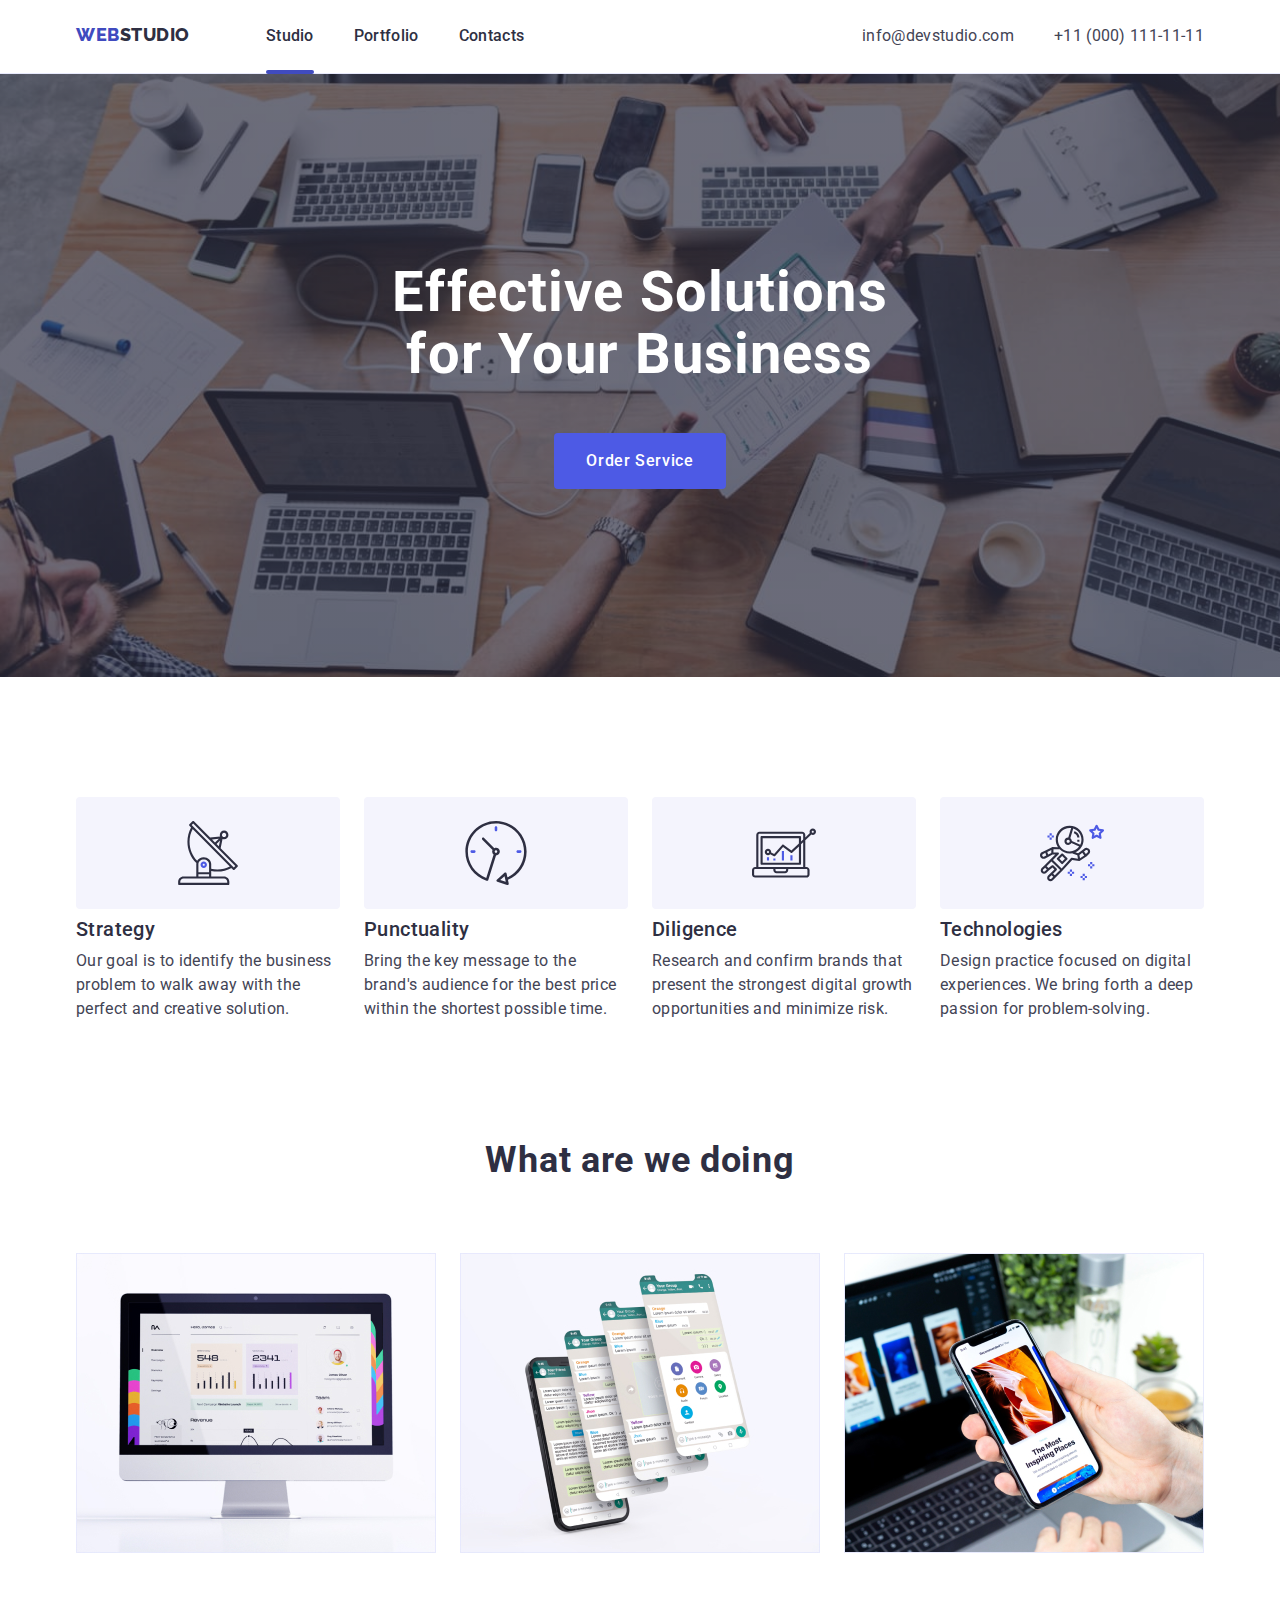
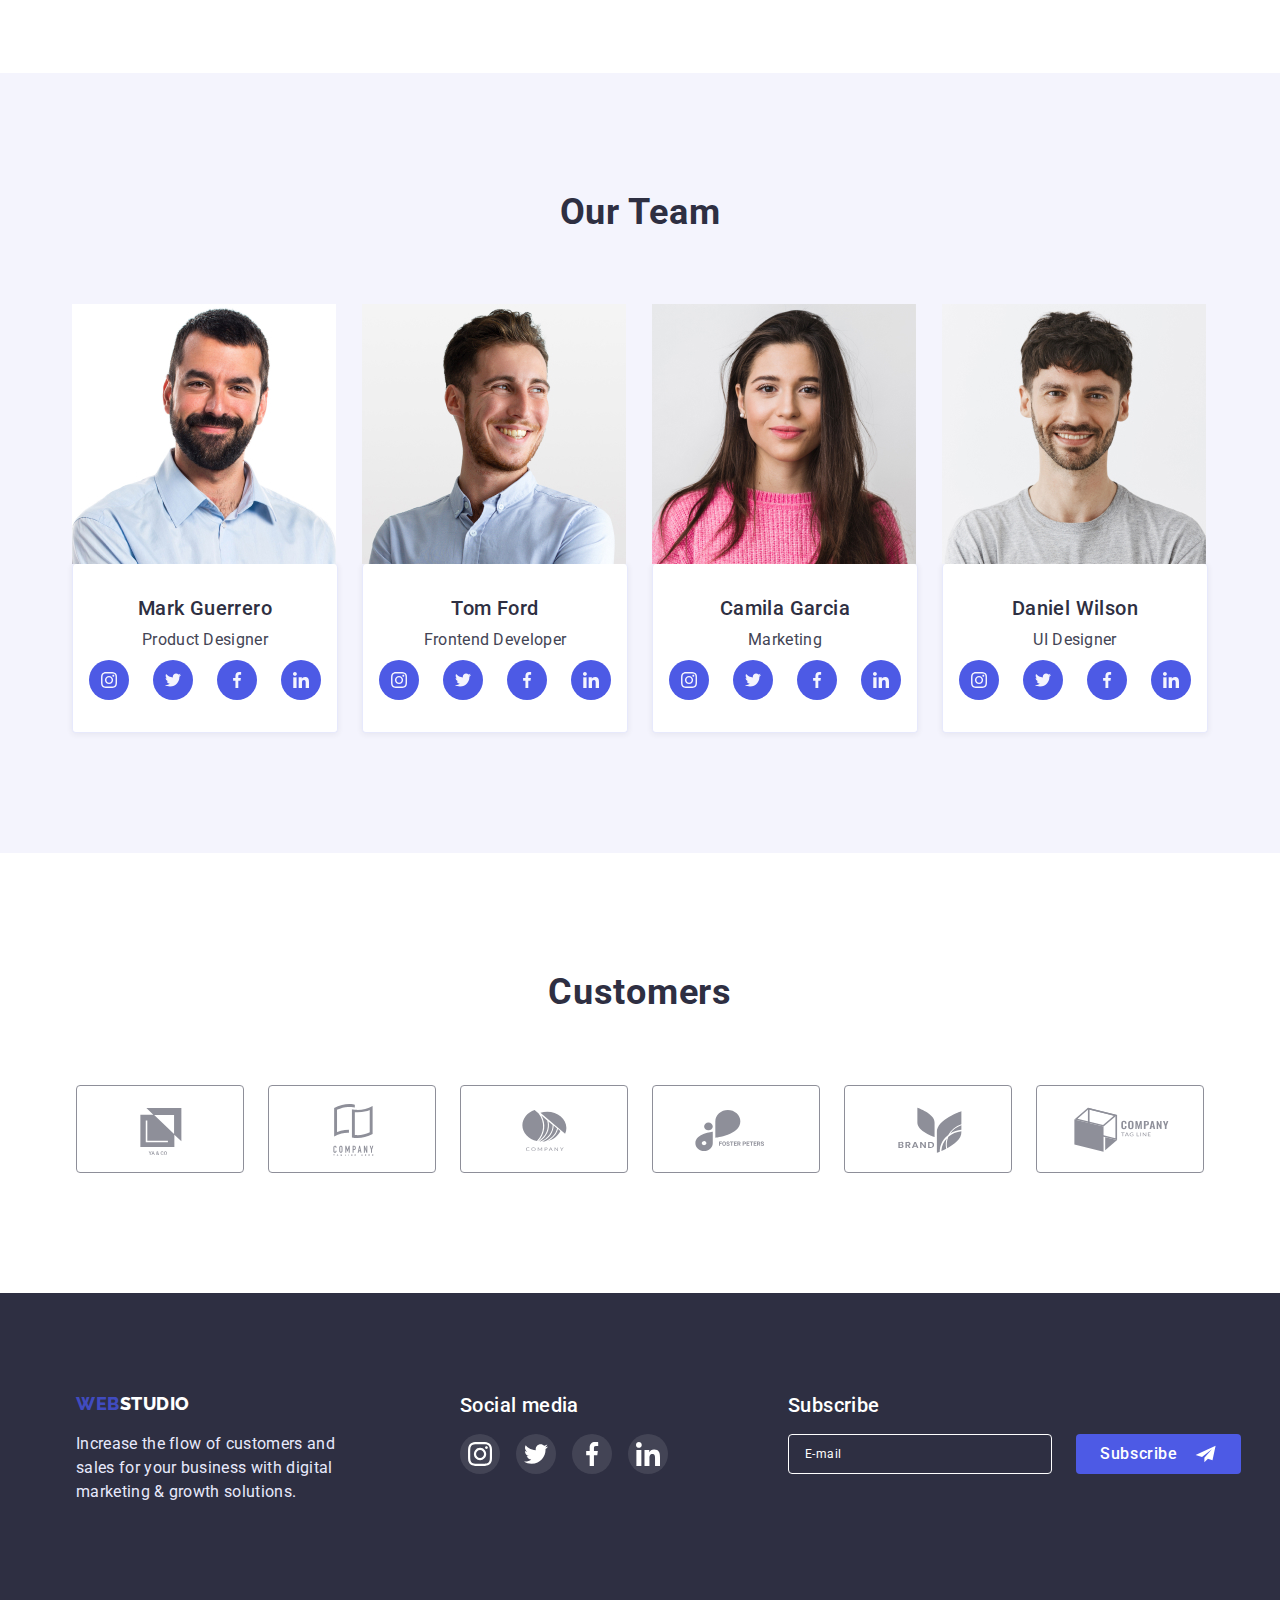
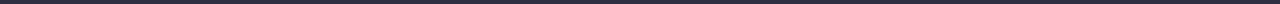
<file: index.html>
<!DOCTYPE html>
<html lang="en">
  <head>
    <meta charset="UTF-8" />
    <meta http-equiv="X-UA-Compatible" content="IE=edge" />
    <meta name="viewport" content="width=device-width, initial-scale=1.0" />
    <title>Document</title>
    <link rel="preconnect" href="https://fonts.googleapis.com" />
    <link rel="preconnect" href="https://fonts.gstatic.com" crossorigin />
    <link
      href="https://fonts.googleapis.com/css2?family=Raleway:wght@800&family=Roboto:wght@400;500;700&display=swap"
      rel="stylesheet"
    />
    <link
      rel="stylesheet"
      href="https://cdnjs.cloudflare.com/ajax/libs/modern-normalize/1.1.0/modern-normalize.min.css"
    />
    <link rel="stylesheet" href="./css/styles.css" />
  </head>

  <body>
    <!-- heder -->
    <header class="page-header box">
      <div class="container page-header-container">
        <nav class="page-nav">
          <a class="logo-left link" href="./index.html">
            Web<span class="logo-right">Studio</span>
          </a>
          <ul class="list">
            <li class="menu-item">
              <a class="menu-link link activ-menu-link" href="./index.html"
                >Studio</a
              >
            </li>
            <li class="menu-item">
              <a class="menu-link link" href="./portfolio.html"> Portfolio</a>
            </li>
            <li class="menu-item">
              <a class="menu-link link" href="">Contacts</a>
            </li>
          </ul>
        </nav>
        <address class="addres">
          <ul class="list">
            <li>
              <a
                class="contact-mail link menu-link"
                href="mailto:info@devstudio.com"
              >
                info@devstudio.com</a
              >
            </li>
            <li>
              <a class="contact-phone-number link" href="tel:+110001111111">
                +11 (000) 111-11-11</a
              >
            </li>
          </ul>
        </address>
      </div>
    </header>
    <!-- mein -->
    <main>
      <!--section1 hero -->
      <section class="hero-color">
        <h1 class="main-title">Effective Solutions for Your Business</h1>
        <button class="modal-btn" type="button" data-modal-open>
          Order Service
        </button>
      </section>
      <!-- section2 -->
      <section class="section">
        <div class="container">
          <h2 class="title-secondaru hide">Course goal</h2>
          <ul class="course list">
            <li>
              <div class="icon">
                <svg class="" width="64" height="64">
                  <use href="./images/sprite.svg#icon-antenna"></use>
                </svg>
              </div>
              <h3 class="title-third">Strategy</h3>
              <p class="text">
                Our goal is to identify the business problem to walk away with
                the perfect and creative solution.
              </p>
            </li>
            <li>
              <div class="icon">
                <svg class="" width="64" height="64">
                  <use href="./images/sprite.svg#icon-clock"></use>
                </svg>
              </div>
              <h3 class="title-third">Punctuality</h3>
              <p class="text">
                Bring the key message to the brand's audience for the best price
                within the shortest possible time.
              </p>
            </li>
            <li>
              <div class="icon">
                <svg class="" width="64" height="64">
                  <use href="./images/sprite.svg#icon-diagram"></use>
                </svg>
              </div>
              <h3 class="title-third">Diligence</h3>
              <p class="text">
                Research and confirm brands that present the strongest digital
                growth opportunities and minimize risk.
              </p>
            </li>
            <li>
              <div class="icon">
                <svg class="" width="64" height="64">
                  <use href="./images/sprite.svg#icon-astronaut"></use>
                </svg>
              </div>
              <h3 class="title-third">Technologies</h3>
              <p class="text">
                Design practice focused on digital experiences. We bring forth a
                deep passion for problem-solving.
              </p>
            </li>
          </ul>
        </div>
      </section>
      <!-- section3 -->
      <section class="what-are-we-doing-section section remove-retreat">
        <div class="container">
          <h2 class="title-secondaru">What are we doing</h2>
          <ul class="list">
            <li class="list-card">
              <img src="./images/icon1.jpg" alt="comp" width="360" />
            </li>
            <li class="list-card">
              <img src="./images/icon2.jpg" alt="phon" width="360" />
            </li>
            <li class="list-card">
              <img src="./images/icon3.jpg" alt="comp&phon" width="360" />
            </li>
          </ul>
        </div>
      </section>
      <!-- section4 -->
      <section class="section section-four hero-footer">
        <div class="container">
          <h2 class="title-secondaru">Our Team</h2>
          <ul class="list team">
            <li>
              <img src="./images/img1.jpg" alt="Mark Guerrero" width="264" />
              <div class="card-title container-shawod">
                <h3 class="title-third">Mark Guerrero</h3>
                <p class="text text-team">Product Designer</p>
                <ul class="social-list list">
                  <li class="social-list-item">
                    <a
                      href=""
                      class="social-list-link"
                      aria-label="linl-for-instsgram"
                      rel="noopener noreferer"
                      target="_blank"
                    >
                      <svg class="social-list-icon" width="16" height="16">
                        <use href="./images/sprite.svg#icon-instagram"></use>
                      </svg>
                    </a>
                  </li>
                  <li class="social-list-item">
                    <a
                      href=""
                      class="social-list-link"
                      aria-label="linl-for-twitter"
                      rel="noopener noreferer"
                      target="_blank"
                    >
                      <svg class="social-list-icon" width="16" height="16">
                        <use href="./images/sprite.svg#icon-twitter"></use>
                      </svg>
                    </a>
                  </li>
                  <li class="social-list-item">
                    <a
                      href=""
                      class="social-list-link"
                      aria-label="linl-for-facebook"
                      rel="noopener noreferer"
                      target="_blank"
                    >
                      <svg class="social-list-icon" width="16" height="16">
                        <use href="./images/sprite.svg#icon-facebook"></use>
                      </svg>
                    </a>
                  </li>
                  <li class="social-list-item">
                    <a
                      href=""
                      class="social-list-link"
                      aria-label="linl-for-linkedin"
                      rel="noopener noreferer"
                      target="_blank"
                    >
                      <svg class="social-list-icon" width="16" height="16">
                        <use href="./images/sprite.svg#icon-linkedin"></use>
                      </svg>
                    </a>
                  </li>
                </ul>
              </div>
            </li>
            <li>
              <img src="./images/img2.jpg" alt="Tom Ford" width="264" />
              <div class="container-shawod card-title">
                <h3 class="title-third">Tom Ford</h3>
                <p class="text text-team">Frontend Developer</p>
                <ul class="social-list list">
                  <li class="social-list-item">
                    <a
                      href=""
                      class="social-list-link"
                      aria-label="linl-for-instsgram"
                      rel="noopener noreferer"
                      target="_blank"
                    >
                      <svg class="social-list-icon" width="16" height="16">
                        <use href="./images/sprite.svg#icon-instagram"></use>
                      </svg>
                    </a>
                  </li>
                  <li class="social-list-item">
                    <a
                      href=""
                      class="social-list-link"
                      aria-label="linl-for-twitter"
                      rel="noopener noreferer"
                      target="_blank"
                    >
                      <svg class="social-list-icon" width="16" height="16">
                        <use href="./images/sprite.svg#icon-twitter"></use>
                      </svg>
                    </a>
                  </li>
                  <li class="social-list-item">
                    <a
                      href=""
                      class="social-list-link"
                      aria-label="linl-for-facebook"
                      rel="noopener noreferer"
                      target="_blank"
                    >
                      <svg class="social-list-icon" width="16" height="16">
                        <use href="./images/sprite.svg#icon-facebook"></use>
                      </svg>
                    </a>
                  </li>
                  <li class="social-list-item">
                    <a
                      href=""
                      class="social-list-link"
                      aria-label="linl-for-linkedin"
                      rel="noopener noreferer"
                      target="_blank"
                    >
                      <svg class="social-list-icon" width="16" height="16">
                        <use href="./images/sprite.svg#icon-linkedin"></use>
                      </svg>
                    </a>
                  </li>
                </ul>
              </div>
            </li>
            <li>
              <img src="./images/img3.jpg" alt="Camila Garcia" width="264" />
              <div class="container-shawod card-title">
                <h3 class="title-third">Camila Garcia</h3>
                <p class="text text-team">Marketing</p>
                <ul class="social-list list">
                  <li class="social-list-item">
                    <a
                      href=""
                      class="social-list-link"
                      aria-label="linl-for-instsgram"
                      rel="noopener noreferer"
                      target="_blank"
                    >
                      <svg class="social-list-icon" width="16" height="16">
                        <use href="./images/sprite.svg#icon-instagram"></use>
                      </svg>
                    </a>
                  </li>
                  <li class="social-list-item">
                    <a
                      href=""
                      class="social-list-link"
                      aria-label="linl-for-twitter"
                      rel="noopener noreferer"
                      target="_blank"
                    >
                      <svg class="social-list-icon" width="16" height="16">
                        <use href="./images/sprite.svg#icon-twitter"></use>
                      </svg>
                    </a>
                  </li>
                  <li class="social-list-item">
                    <a
                      href=""
                      class="social-list-link"
                      aria-label="linl-for-facebook"
                      rel="noopener noreferer"
                      target="_blank"
                    >
                      <svg class="social-list-icon" width="16" height="16">
                        <use href="./images/sprite.svg#icon-facebook"></use>
                      </svg>
                    </a>
                  </li>
                  <li class="social-list-item">
                    <a
                      href=""
                      class="social-list-link"
                      aria-label="linl-for-linkedin"
                      rel="noopener noreferer"
                      target="_blank"
                    >
                      <svg class="social-list-icon" width="16" height="16">
                        <use href="./images/sprite.svg#icon-linkedin"></use>
                      </svg>
                    </a>
                  </li>
                </ul>
              </div>
            </li>
            <li>
              <img src="./images/img4.jpg" alt="Daniel Wilson" width="264" />
              <div class="container-shawod card-title">
                <h3 class="title-third">Daniel Wilson</h3>
                <p class="text text-team">UI Designer</p>
                <ul class="social-list list">
                  <li class="social-list-item">
                    <a
                      href=""
                      class="social-list-link"
                      aria-label="linl-for-instsgram"
                      rel="noopener noreferer"
                      target="_blank"
                    >
                      <svg class="social-list-icon" width="16" height="16">
                        <use href="./images/sprite.svg#icon-instagram"></use>
                      </svg>
                    </a>
                  </li>
                  <li class="social-list-item">
                    <a
                      href=""
                      class="social-list-link"
                      aria-label="linl-for-twitter"
                      rel="noopener noreferer"
                      target="_blank"
                    >
                      <svg class="social-list-icon" width="16" height="16">
                        <use href="./images/sprite.svg#icon-twitter"></use>
                      </svg>
                    </a>
                  </li>
                  <li class="social-list-item">
                    <a
                      href=""
                      class="social-list-link"
                      aria-label="linl-for-facebook"
                      rel="noopener noreferer"
                      target="_blank"
                    >
                      <svg class="social-list-icon" width="16" height="16">
                        <use href="./images/sprite.svg#icon-facebook"></use>
                      </svg>
                    </a>
                  </li>
                  <li class="social-list-item">
                    <a
                      href=""
                      class="social-list-link"
                      aria-label="linl-for-linkedin"
                      rel="noopener noreferer"
                      target="_blank"
                    >
                      <svg class="social-list-icon" width="16" height="16">
                        <use href="./images/sprite.svg#icon-linkedin"></use>
                      </svg>
                    </a>
                  </li>
                </ul>
              </div>
              <!-- </div> -->
            </li>
          </ul>
        </div>
      </section>
      <!-- section5 -->
      <section class="section">
        <div class="container">
          <h2 class="title-fifth">Customers</h2>
          <ul class="company-list list">
            <li class="company-list-item">
              <a href="" class="company-list-link">
                <svg class="company-list-icon" width="104" height="56">
                  <use href="./images/sprite.svg#icon-logo"></use>
                </svg>
              </a>
            </li>
            <li class="company-list-item">
              <a href="" class="company-list-link">
                <svg class="company-list-icon" width="104" height="56">
                  <use href="./images/sprite.svg#icon-logo1"></use>
                </svg>
              </a>
            </li>
            <li class="company-list-item">
              <a href="" class="company-list-link">
                <svg class="company-list-icon" width="104" height="56">
                  <use href="./images/sprite.svg#icon-logo2"></use>
                </svg>
              </a>
            </li>
            <li class="company-list-item">
              <a href="" class="company-list-link">
                <svg class="company-list-icon" width="104" height="56">
                  <use href="./images/sprite.svg#icon-logo3"></use>
                </svg>
              </a>
            </li>
            <li class="company-list-item">
              <a href="" class="company-list-link">
                <svg class="company-list-icon" width="104" height="56">
                  <use href="./images/sprite.svg#icon-logo4"></use>
                </svg>
              </a>
            </li>
            <li class="company-list-item">
              <a href="" class="company-list-link">
                <svg class="company-list-icon" width="104" height="56">
                  <use href="./images/sprite.svg#icon-logo5"></use>
                </svg>
              </a>
            </li>
          </ul>
        </div>
      </section>
    </main>
    <!-- footer -->
    <footer class="footer">
      <div class="container container-footer">
        <div>
          <a class="logo-left link entrance" href="./index.html">
            Web<span class="logo-right-footer">Studio</span>
          </a>
          <p class="text-footer">
            Increase the flow of customers and sales for your business with
            digital marketing & growth solutions.
          </p>
        </div>
        <div class="footer-socil">
          <h3 class="title-third-footer">Social media</h3>
          <ul class="footer-social-list list-social">
            <li class="footer-social-list-item">
              <a href="" class="footer-social-list-link">
                <svg class="footer-social-list-icon" width="24" height="24">
                  <use href="./images/sprite.svg#icon-instagram"></use>
                </svg>
              </a>
            </li>
            <li class="footer-social-list-item">
              <a href="" class="footer-social-list-link">
                <svg class="footer-social-list-icon" width="24" height="24">
                  <use href="./images/sprite.svg#icon-twitter"></use>
                </svg>
              </a>
            </li>
            <li class="footer-social-list-item">
              <a href="" class="footer-social-list-link">
                <svg class="footer-social-list-icon" width="24" height="24">
                  <use href="./images/sprite.svg#icon-facebook"></use>
                </svg>
              </a>
            </li>
            <li class="footer-social-list-item">
              <a href="" class="footer-social-list-link">
                <svg class="footer-social-list-icon" width="24" height="24">
                  <use href="./images/sprite.svg#icon-linkedin"></use>
                </svg>
              </a>
            </li>
          </ul>
        </div>
        <div>
          <h3 class="title-third-footer">Subscribe</h3>
          <span class="mail-btn">
            <label class="modal-form-field">
              <span class="modal-form-input-wrapper open-form-input-desc">
                <input
                  type="email"
                  name="user-mail"
                  placeholder="E-mail"
                  class="modal-form-input-footer footer-br-mail modal-form-mail-footer"
                  required
                  pattern="5"
                />
              </span>
            </label>
            <button type="button" class="modal-btn-footer">
              Subscribe
              <svg class="footer-icon-telegr" width="24" height="20">
                <use href="./images/sprite.svg#icon-telegr-footer"></use>
              </svg>
            </button>
          </span>
        </div>
      </div>
    </footer>
    <!-- ================================================================backdrop================================ -->
    <!-- is-hidden -->
    <div class="backdrop is-hidden" data-modal>
      <div class="modal">
        <button type="button" class="modal-clase-btn" data-modal-close>
          <svg class="modal-close-btn-icon">
            <use
              href="./images/sprite.svg#icon-close-btn"
              width="8"
              hight="8"
            ></use>
          </svg>
        </button>
        <p class="title-backdrop">
          Leave your contacts and we will call you back
        </p>

        <form class="modal-form">
          <label class="modal-form-field">
            <span class="open-form-input-desc">Name</span>
            <span class="modal-form-input-wrapper">
              <input
                type="text"
                name="user-name"
                class="modal-form-input"
                required
                pattern="5"
              />
              <svg class="modal-form-imput-icon" width="18" height="24">
                <use href="./images/sprite.svg#icon-person-black"></use>
              </svg>
            </span>
          </label>
          <label class="modal-form-field">
            <span class="open-form-input-desc">Phone</span>
            <span class="modal-form-input-wrapper">
              <input
                type="tel"
                name="user-tel"
                class="modal-form-input"
                required
                pattern="5"
              />
              <svg class="modal-form-imput-icon" width="18" height="24">
                <use href="./images/sprite.svg#icon-phone-black"></use>
              </svg>
            </span>
          </label>
          <label class="modal-form-field">
            <span class="open-form-input-desc">Email</span>
            <span class="modal-form-input-wrapper">
              <input
                type="email"
                name="user-mail"
                class="modal-form-input"
                required
                pattern="5"
              />
              <svg class="modal-form-imput-icon" width="18" height="24">
                <use href="./images/sprite.svg#icon-email-black"></use>
              </svg>
            </span>
          </label>
          <label class="modal-form-field-checkbox">
            <span class="open-form-input-desc">Comment</span>
            <textarea
              name="user-massege"
              class="modal-form-message"
              placeholder="Text input"></textarea>
            </textarea>
          </label>
          <input
            id="user-polis"
            type="checkbox"
            class="modal-form-check visualiy-hidden"
          />

          <label for="user-polis" class="modal-form-check-desc">
            <span>
              I accept the terms and conditions of the
              <a href="">Privacy Policy </a>
            </span>
          </label>
          <button type="submit" class="modal-form-submit">Send</button>
        </form>
      </div>
    </div>
    <script src="./js/modal.js"></script>
  </body>
</html>
</file>
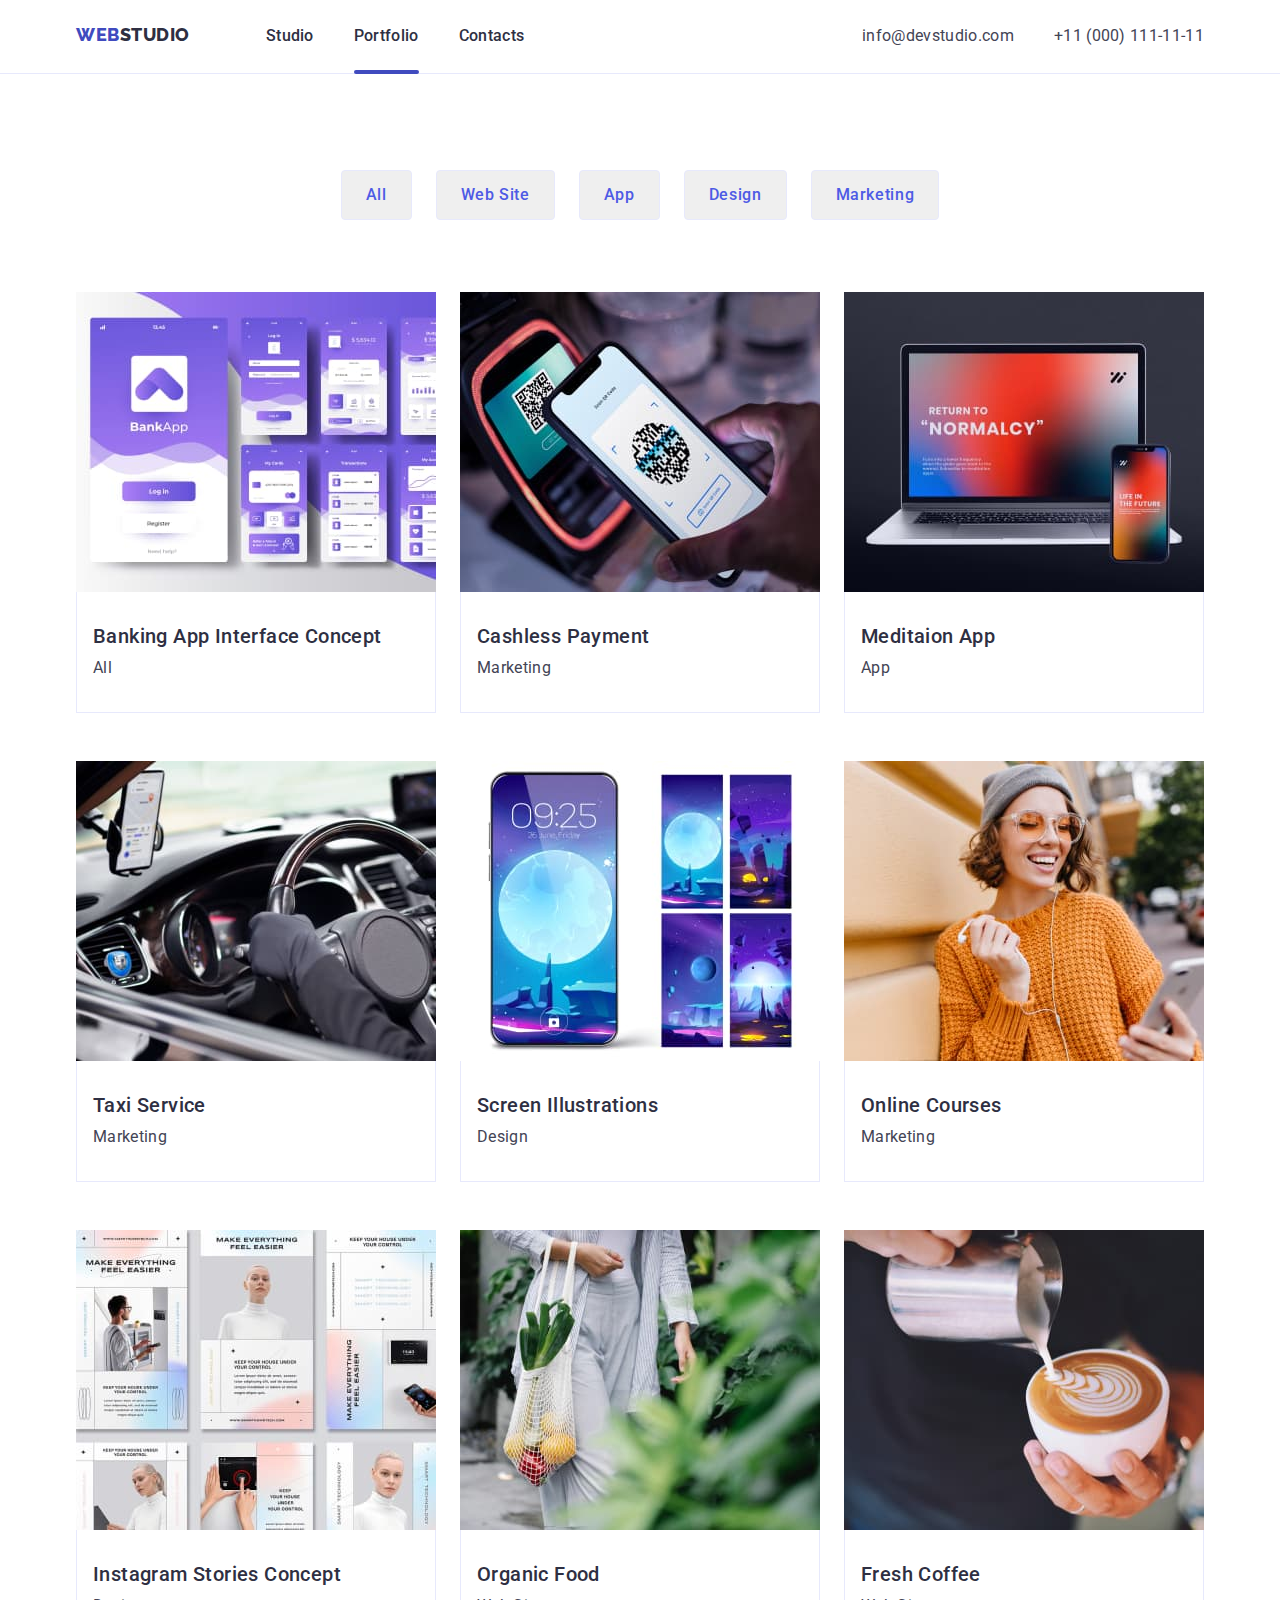
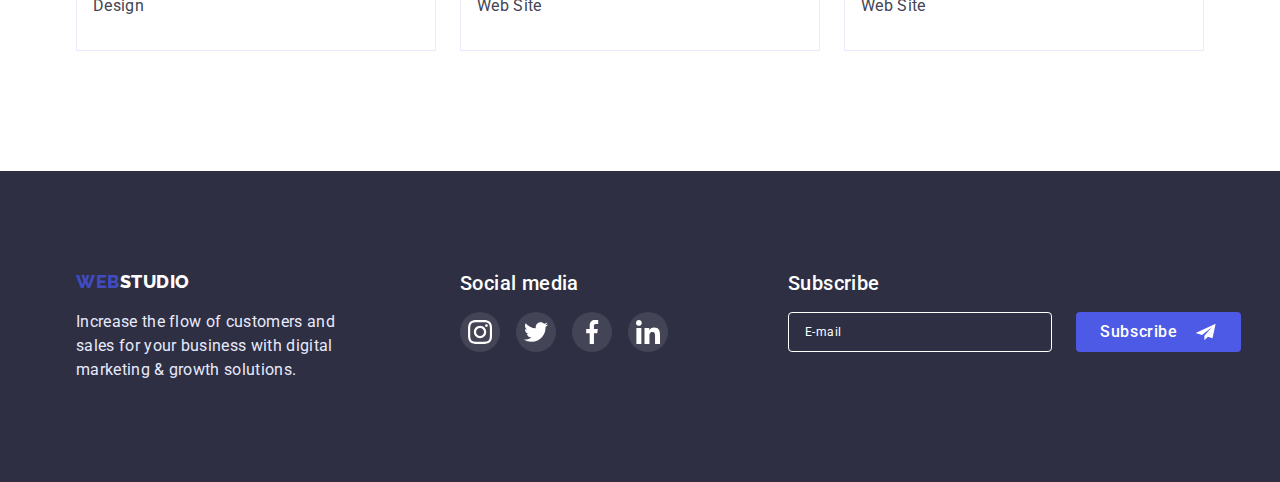
<file: portfolio.html>
<!DOCTYPE html>
<html lang="en">
  <head>
    <meta charset="UTF-8" />
    <meta http-equiv="X-UA-Compatible" content="IE=edge" />
    <meta name="viewport" content="width=device-width, initial-scale=1.0" />
    <title>Document</title>
    <link rel="preconnect" href="https://fonts.googleapis.com" />
    <link rel="preconnect" href="https://fonts.gstatic.com" crossorigin />
    <link
      href="https://fonts.googleapis.com/css2?family=Raleway:wght@800&family=Roboto:wght@400;500;700&display=swap"
      rel="stylesheet"
    />
    <link
      rel="stylesheet"
      href="https://cdnjs.cloudflare.com/ajax/libs/modern-normalize/1.1.0/modern-normalize.min.css"
    />
    <link rel="stylesheet" href="./css/styles.css" />
  </head>

  <body>
    <!-- heder -->
    <header class="page-header box">
      <div class="container page-header-container">
        <nav class="page-nav">
          <a class="logo-left link" href="./index.html">
            Web<span class="logo-right">Studio</span>
          </a>
          <ul class="list">
            <li class="menu-item">
              <a class="menu-link link" href="./index.html">Studio</a>
            </li>
            <li class="menu-item">
              <a class="menu-link link activ-menu-link" href="./portfolio.html">
                Portfolio</a
              >
            </li>
            <li class="menu-item">
              <a class="menu-link link" href="">Contacts</a>
            </li>
          </ul>
        </nav>
        <address class="addres">
          <ul class="list">
            <li>
              <a
                class="contact-mail link menu-link"
                href="mailto:info@devstudio.com"
              >
                info@devstudio.com</a
              >
            </li>
            <li>
              <a class="contact-phone-number link" href="tel:+110001111111">
                +11 (000) 111-11-11</a
              >
            </li>
          </ul>
        </address>
      </div>
    </header>
    <main>
      <section class="portfolio-img-pad">
        <div class="container">
          <h1 class="hide">Navigation to page</h1>
          <ul class="list wrapper-btn">
            <li class="btn-padding">
              <button class="link struktur-link" type="button" href="#all">
                All
              </button>
            </li>
            <li class="btn-padding">
              <button class="link struktur-link" type="button" href="#web-site">
                Web Site
              </button>
            </li>
            <li class="btn-padding">
              <button class="link struktur-link" type="button" href="#app">
                App
              </button>
            </li>
            <li class="btn-padding">
              <button class="link struktur-link" type="button" href="#design">
                Design
              </button>
            </li>
            <li class="btn-padding">
              <button
                class="link struktur-link"
                type="button"
                href="#marketing"
              >
                Marketing
              </button>
            </li>
          </ul>
          <ul class="list portfolio-card">
            <li class="list-card-portfolio">
              <a href="" class="card link">
                <div class="team-list-img-wrapper">
                  <img
                    src="./images/portfolio/banking-app-interface-concept.jpg"
                    alt="banking-app-interface-concept"
                    width="360"
                  />
                  <p class="overlay">
                    14 Stylish and User-Friendly App Design Concepts · Task
                    Manager App · Calorie Tracker App · Exotic Fruit Ecommerce
                    App · Cloud Storage App
                  </p>
                </div>

                <div class="portfolio-card-content-wrapper">
                  <h2 class="title-two" id="all">
                    Banking App Interface Concept
                  </h2>
                  <p class="text text-card">All</p>
                </div></a
              >
            </li>
            <li class="list-card-portfolio">
              <a href="" class="card link">
                <div class="team-list-img-wrapper">
                  <img
                    src="./images/portfolio/cashless-payment.jpg"
                    alt="cashless-payment"
                    width="360"
                  />
                  <p class="overlay">
                    14 Stylish and User-Friendly App Design Concepts · Task
                    Manager App · Calorie Tracker App · Exotic Fruit Ecommerce
                    App · Cloud Storage App
                  </p>
                </div>

                <div class="portfolio-card-content-wrapper">
                  <h2 id="marketing" class="title-two">Cashless Payment</h2>
                  <p class="text text-card">Marketing</p>
                </div>
              </a>
            </li>
            <li class="list-card-portfolio">
              <a href="" class="card link">
                <div class="team-list-img-wrapper">
                  <img
                    src="./images/portfolio/meditaion-app.jpg"
                    alt="meditaion-app"
                    width="360"
                  />
                  <p class="overlay">
                    14 Stylish and User-Friendly App Design Concepts · Task
                    Manager App · Calorie Tracker App · Exotic Fruit Ecommerce
                    App · Cloud Storage App
                  </p>
                </div>
                <div class="portfolio-card-content-wrapper">
                  <h2 class="title-two" id="app">Meditaion App</h2>
                  <p class="text text-card">App</p>
                </div>
              </a>
            </li>
            <li class="list-card-portfolio">
              <a href="" class="card link">
                <div class="team-list-img-wrapper">
                  <img
                    src="./images/portfolio/taxiservice.jpg"
                    alt="taxiservice"
                    width="360"
                  />
                  <p class="overlay">
                    14 Stylish and User-Friendly App Design Concepts · Task
                    Manager App · Calorie Tracker App · Exotic Fruit Ecommerce
                    App · Cloud Storage App
                  </p>
                </div>
                <div class="portfolio-card-content-wrapper">
                  <h2 class="title-two" id="app">Taxi Service</h2>
                  <p class="text text-card">Marketing</p>
                </div>
              </a>
            </li>
            <li class="list-card-portfolio">
              <a href="" class="card link">
                <div class="team-list-img-wrapper">
                  <img
                    src="./images/portfolio/screen-illustrations.jpg"
                    alt="screen-illustrations"
                    width="360"
                  />
                  <p class="overlay">
                    14 Stylish and User-Friendly App Design Concepts · Task
                    Manager App · Calorie Tracker App · Exotic Fruit Ecommerce
                    App · Cloud Storage App
                  </p>
                </div>
                <div class="portfolio-card-content-wrapper">
                  <h2 class="title-two" id="design">Screen Illustrations</h2>
                  <p class="text text-card">Design</p>
                </div>
              </a>
            </li>
            <li class="list-card-portfolio">
              <a href="" class="card link">
                <div class="team-list-img-wrapper">
                  <img
                    src="./images/portfolio/online-courses.jpg"
                    alt="online-courses"
                    width="360"
                  />
                  <p class="overlay">
                    14 Stylish and User-Friendly App Design Concepts · Task
                    Manager App · Calorie Tracker App · Exotic Fruit Ecommerce
                    App · Cloud Storage App
                  </p>
                </div>
                <div class="portfolio-card-content-wrapper">
                  <h2 class="title-two" id="marketing">Online Courses</h2>
                  <p class="text text-card">Marketing</p>
                </div>
              </a>
            </li>
            <li class="list-card-portfolio">
              <a href="" class="card link">
                <div class="team-list-img-wrapper">
                  <img
                    src="./images/portfolio/instagram-stories-concept.jpg"
                    alt="instagram-stories-concept"
                    width="360"
                  />
                  <p class="overlay">
                    14 Stylish and User-Friendly App Design Concepts · Task
                    Manager App · Calorie Tracker App · Exotic Fruit Ecommerce
                    App · Cloud Storage App
                  </p>
                </div>
                <div class="portfolio-card-content-wrapper">
                  <h2 class="title-two" id="design">
                    Instagram Stories Concept
                  </h2>
                  <p class="text text-card">Design</p>
                </div>
              </a>
            </li>
            <li class="list-card-portfolio">
              <a href="" class="card link">
                <div class="team-list-img-wrapper">
                  <img
                    src="./images/portfolio/organic-food.jpg"
                    alt="organic-food"
                    width="360"
                  />
                  <p class="overlay">
                    14 Stylish and User-Friendly App Design Concepts · Task
                    Manager App · Calorie Tracker App · Exotic Fruit Ecommerce
                    App · Cloud Storage App
                  </p>
                </div>
                <div class="portfolio-card-content-wrapper">
                  <h2 class="title-two" id="web-site">Organic Food</h2>
                  <p class="text text-card">Web Site</p>
                </div>
              </a>
            </li>
            <li class="list-card-portfolio">
              <a href="" class="card link">
                <div class="team-list-img-wrapper">
                  <img
                    src="./images/portfolio/fresh-coffee.jpg"
                    alt="fresh-coffee"
                    width="360"
                  />
                  <p class="overlay">
                    14 Stylish and User-Friendly App Design Concepts · Task
                    Manager App · Calorie Tracker App · Exotic Fruit Ecommerce
                    App · Cloud Storage App
                  </p>
                </div>
                <div class="portfolio-card-content-wrapper">
                  <h2 class="title-two" id="web-site">Fresh Coffee</h2>
                  <p class="text text-card">Web Site</p>
                </div>
              </a>
            </li>
          </ul>
        </div>
      </section>
    </main>
    <footer class="footer">
      <div class="container container-footer">
        <div>
          <a class="logo-left link entrance" href="./index.html">
            Web<span class="logo-right-footer">Studio</span>
          </a>
          <p class="text-footer">
            Increase the flow of customers and sales for your business with
            digital marketing & growth solutions.
          </p>
        </div>
        <div class="footer-socil">
          <h3 class="title-third-footer">Social media</h3>
          <ul class="footer-social-list list-social">
            <li class="footer-social-list-item">
              <a href="" class="footer-social-list-link">
                <svg class="footer-social-list-icon" width="24" height="24">
                  <use href="./images/sprite.svg#icon-instagram"></use>
                </svg>
              </a>
            </li>
            <li class="footer-social-list-item">
              <a href="" class="footer-social-list-link">
                <svg class="footer-social-list-icon" width="24" height="24">
                  <use href="./images/sprite.svg#icon-twitter"></use>
                </svg>
              </a>
            </li>
            <li class="footer-social-list-item">
              <a href="" class="footer-social-list-link">
                <svg class="footer-social-list-icon" width="24" height="24">
                  <use href="./images/sprite.svg#icon-facebook"></use>
                </svg>
              </a>
            </li>
            <li class="footer-social-list-item">
              <a href="" class="footer-social-list-link">
                <svg class="footer-social-list-icon" width="24" height="24">
                  <use href="./images/sprite.svg#icon-linkedin"></use>
                </svg>
              </a>
            </li>
          </ul>
        </div>
        <div>
          <h3 class="title-third-footer">Subscribe</h3>
          <span class="mail-btn">
            <label class="modal-form-field">
              <span class="modal-form-input-wrapper open-form-input-desc">
                <input
                  type="email"
                  name="user-mail"
                  placeholder="E-mail"
                  class="modal-form-input-footer footer-br-mail modal-form-mail-footer"
                  required
                  pattern="5"
                />
              </span>
            </label>
            <button type="button" class="modal-btn-footer">
              Subscribe
              <svg class="footer-icon-telegr" width="24" height="20">
                <use href="./images/sprite.svg#icon-telegr-footer"></use>
              </svg>
            </button>
          </span>
        </div>
      </div>
    </footer>
  </body>
</html>
</file>
<file: css/styles.css>
:root {
  --primaru-brand-color: #4d5ae5;
  --subtle-text: #8e8f99;
  --pressed-state-color: #404bbf;
  --dark-color: #2e2f42;
  --text-color: #434455;
  --text-footer-color: #e7e9fc;
  --subtle-text-color: #ffffff;
  --light-color: #f4f4fd;
  --success-color: #31d0aa;
  --timing-function: cubic-bezier(0.4, 0, 0.2, 1);
}

html {
  box-sizing: border-box;
}
*,
*::before,
*::after {
  box-sizing: inherit;
}

/*=================================================скидання базових стилів============================================= */
.link {
  text-decoration: none;
}

.list {
  list-style: none;
  display: flex;
  justify-content: center;
}

button {
  cursor: pointer;
}

h1,
h2,
h3,
h4,
p {
  margin-top: 0;
  margin-bottom: 0;
}
ul,
ol {
  margin-top: 0;
  margin-bottom: 0;
  padding-left: 0;
}
img {
  display: block;
  max-width: 100%;
  height: auto;
}

/*===================================================== hader===================================================== */

/* nav */

.section {
  padding-top: 120px;
  padding-bottom: 120px;
}
.visualiy-hidden {
  position: absolute;
  width: 1px;
  height: 1px;
  margin: -1px;
  padding: 0;
  overflow: hidden;
  border: 0;
  clip: rect(0 0 0 0);
}
.container {
  width: 1158px;
  margin-left: auto;
  margin-right: auto;
  padding-left: 15px;
  padding-right: 15px;
}

.page-header {
  padding-top: 24px;
}
.page-header-container {
  display: flex;
}
.box {
  border-bottom: 1px solid var(--text-footer-color);
  padding-bottom: 25px;
}
.page-nav {
  display: flex;
}

.logo-right {
  margin-right: 76px;
}

.menu-item:not(:last-child) {
  margin-right: 40px;
}

.text {
  font-family: "Roboto", "sens-serif";
  font-size: 16px;
  line-height: 1.5;
  letter-spacing: 0.02em;
  color: var(--text-color);
}

.logo-left {
  font-family: "Raleway", "sens-serif";
  font-weight: 800;
  font-size: 18px;
  line-height: 1.2;
  letter-spacing: 0.03em;
  color: var(--pressed-state-color);
  text-transform: uppercase;
}

.logo-right {
  font-family: "Raleway", "sens-serif";
  font-weight: 800;
  font-size: 18px;
  line-height: 1.2;
  letter-spacing: 0.03em;
  color: var(--dark-color);
}

.menu-link {
  font-family: "Roboto", "sens-serif";
  font-weight: 500;
  font-size: 16px;
  line-height: 1.5;
  letter-spacing: 0.02em;
  color: var(--dark-color);
  padding: 29px 0;
  transition: color 250ms var(--timing-function);
}

.menu-link:hover,
.menu-link:focus {
  color: var(--pressed-state-color);
}

.activ-menu-link {
  position: relative;
}

.activ-menu-link::after {
  position: absolute;
  display: block;
  left: 0;
  bottom: 0;
  content: "";
  margin: auto;
  width: 100%;
  height: 4px;
  border-radius: 2px;
  background-color: var(--pressed-state-color);
  transition: width 250ms var(--timing-function);
}

/* =====================================================adress===================================================== */
.addres {
  margin-left: auto;
}

.contact-mail {
  font-family: "Roboto", "sens-serif";
  font-style: normal;
  font-weight: 400;
  font-size: 16px;
  line-height: 1.5;
  letter-spacing: 0.02em;
  color: var(--text-color);
  margin-left: auto;
  margin-right: 40px;
}

.contact-phone-number {
  font-family: "Roboto", "sens-serif";
  font-style: normal;
  font-weight: 400;
  font-size: 16px;
  line-height: 1.5;
  letter-spacing: 0.02em;
  color: var(--text-color);
}

/*===================================================== section 1 hero =====================================================*/
.hero-color {
  background-image: linear-gradient(
      rgba(46, 47, 66, 0.7),
      rgba(46, 47, 66, 0.7)
    ),
    url(../images/icons/people-office.jpg);
  background-size: cover;
  text-align: center;
  background-color: var(--dark-color);
  margin-left: auto;
  margin-right: auto;
  padding-top: 188px;
  padding-bottom: 188px;
  padding-left: 0;
  padding-right: 0;
  max-width: 1440px;
}
.main-title {
  font-family: "Roboto", "sens-serif";
  font-weight: 700;
  font-size: 56px;
  line-height: 1.1;
  letter-spacing: 0.02em;
  color: var(--subtle-text-color);
  max-width: 496px;
  margin-left: auto;
  margin-right: auto;
}

.modal-btn {
  display: inline-block;
  padding: 16px 32px;
  border: 1px;
  border-radius: 4px;
  font-family: "Roboto", "sens-serif";
  font-weight: 500;
  font-size: 16px;
  line-height: 1.5;
  letter-spacing: 0.04em;
  color: var(--subtle-text-color);
  transition: background-color 250ms var(--timing-function);
  background-color: var(--primaru-brand-color);
  margin-top: 48px;
}

.modal-btn:hover,
.modal-btn:focus {
  background-color: var(--pressed-state-color);
}

/* =====================================================section 2 =====================================================*/
.icon {
  display: flex;
  justify-content: center;
  align-items: center;
  margin-bottom: 8px;
  width: 264px;
  height: 112px;
  background-color: var(--light-color);
  border-radius: 4px;
}
.hide {
  display: none;
}
.course {
  column-gap: 24px;
}
.title-secondaru {
  text-align: center;
  font-family: "Roboto", "sens-serif";
  font-weight: 700;
  font-size: 36px;
  line-height: 1.1;
  letter-spacing: 0.02em;
  color: var(--dark-color);
  margin-bottom: 72px;
}

/* =====================================================section 3 =====================================================*/

.title-third {
  margin-bottom: 8px;
  font-family: "Roboto", "sens-serif";
  font-weight: 500;
  font-size: 20px;
  line-height: 1.2;
  letter-spacing: 0.02em;
  color: var(--dark-color);
}

.remove-retreat {
  padding-top: 0;
}

.what-are-we-doing-section {
  background-color: var(--subtle-text-color);
}
.list-card:not(:nth-child(3n)) {
  margin-right: 24px;
  flex-basis: calc((100%-2 * 24px) / 3);
}

/* =====================================================section 4 =====================================================*/
.text-team {
  margin-bottom: 8px;
}
.section-four {
  background-color: var(--light-color);
  margin-left: auto;
  margin-right: auto;
}

.social-list-link {
  display: flex;
  justify-content: center;
  align-items: center;
  width: 40px;
  height: 40px;
  border-radius: 50%;
  background-color: var(--primaru-brand-color);
  transition: background-color 250ms var(--timing-function);
}
.social-list {
  display: flex;
  gap: 24px;
}
.social-list-icon {
  fill: var(--light-color);
}
.social-list-link:hover,
.social-list-link:focus {
  background-color: var(--pressed-state-color);
}

.team {
  column-gap: 24px;
  flex-basis: calc((100%-2 * 24px) / 4);
}

.container-shawod {
  padding-bottom: 32px;
  border: 1px solid var(--text-footer-color);
  border-radius: 4px;
  border-top: 0px;
  padding-top: 32px;
  background-color: var(--subtle-text-color);
  padding-left: 16px;
  padding-right: 16px;
  box-shadow: 0 2px 1px 0 rgba(46, 47, 66, 0.08);
  box-shadow: 0 1px 1px 0 rgba(46, 47, 66, 0.16);
  box-shadow: 0 1px 6px 0 rgba(46, 47, 66, 0.08);
}
/* =====================================================section 5=====================================================*/
.title-fifth {
  text-align: center;
  font-family: "Roboto", "sens-serif";
  font-weight: 700;
  font-size: 36px;
  line-height: 1.1;
  letter-spacing: 0.02em;
  color: var(--dark-color);
  margin-bottom: 72px;
}
.company-list {
  display: flex;
  gap: 24px;
}
.company-list-icon {
  transition: fill 250ms var(--timing-function);
  fill: var(--subtle-text);
}

.company-list-link {
  display: flex;
  justify-content: center;
  align-items: center;
  width: 168px;
  height: 88px;
  transition: border-color 250ms var(--timing-function);
  border: 1px solid var(--subtle-text);
  border-radius: 4px;
}

.company-list-link:hover,
.company-list-link:focus {
  border-color: var(--pressed-state-color);
}
.company-list-link:hover .company-list-icon,
.company-list-link:focus .company-list-icon {
  fill: var(--pressed-state-color);
}
/* =====================================================footer =====================================================*/

.text-footer {
  font-family: "Roboto", "sens-serif";
  font-weight: 400;
  font-size: 16px;
  line-height: 1.5;
  letter-spacing: 0.02em;
  color: var(--text-footer-color);
  width: 264px;
}

.title-third-footer {
  margin-bottom: 17px;
  font-family: "Roboto", "sens-serif";
  font-weight: 500;
  font-size: 20px;
  line-height: 1.2;
  letter-spacing: 0.02em;
  color: var(--subtle-text-color);
}

.list-social {
  list-style: none;
}
.footer-social-list-link {
  display: flex;
  justify-content: center;
  align-items: center;
  width: 40px;
  height: 40px;
  border-radius: 50%;
  transition: background-color 250ms var(--timing-function);
  background-color: rgba(255, 255, 255, 0.1);
}
.footer-social-list-icon {
  fill: var(--subtle-text-color);
}

.container-footer {
  display: flex;
  gap: 120px;
}
.footer-social-list-link:hover,
.footer-social-list-link:focus {
  background-color: var(--success-color);
}
.text-footer-socil {
  font-family: "Roboto", "sens-serif";
  font-weight: 500;
  font-size: 16px;
  line-height: 1.5%;
  letter-spacing: 0.02em;
  color: var(--subtle-text-color);
  margin-bottom: 17px;
}

.footer-socil {
  display: block;
}
.footer-social-list {
  display: flex;
  gap: 16px;
}
.entrance {
  margin-bottom: 17px;
  display: block;
}

.logo-right-footer {
  color: var(--subtle-text-color);
}

.footer {
  display: flex;
  background-color: var(--dark-color);
  padding-top: 100px;
  padding-bottom: 100px;
  align-items: baseline;
}
.modal-form-input-footer {
  width: 264px;
  height: 40px;
  outline: none;
  border-radius: 4px;
  padding: 8px 16px;
  border: 1px solid var(--subtle-text-color);
  /* transition: border-color 250ms var(--timing-function); */
}
.footer-br-mail {
  background-color: var(--dark-color);
}
.modal-form-mail-footer::placeholder {
  font-family: "Roboto";
  font-weight: 400;
  font-size: 12px;
  line-height: 1.2;
  letter-spacing: 0.04em;
  color: var(--subtle-text-color);
}
.modal-form-mail-footer {
  font-family: "Roboto";
  font-weight: 400;
  font-size: 12px;
  line-height: 1.2;
  letter-spacing: 0.04em;
  color: var(--subtle-text-color);
}

.mail-btn {
  display: flex;
  gap: 24px;
}

.modal-btn-footer {
  display: flex;
  justify-content: center;
  align-items: center;
  width: 165px;
  height: 40px;
  padding: 8px 24px;
  border: 1px;
  border-radius: 4px;
  font-family: "Roboto", "sens-serif";
  font-weight: 500;
  font-size: 16px;
  line-height: 1.5;
  letter-spacing: 0.04em;
  color: var(--subtle-text-color);
  transition: background-color 250ms var(--timing-function);
  background-color: var(--primaru-brand-color);
}

.modal-btn-footer:hover,
.modal-btn-footer:focus {
  background-color: var(--pressed-state-color);
}
.footer-icon-telegr {
  fill: var(--subtle-text-color);
  margin-left: 16px;
}
/* =====================================================portfolio =====================================================*/

.struktur-link {
  padding: 12px 24px;
  font-family: "Roboto", "sens-serif";
  font-weight: 500;
  font-size: 16px;
  line-height: 1.5;
  letter-spacing: 0.04em;
  transition: color 250ms var(--timing-function),
    background-color 250ms var(--timing-function);
  color: var(--primaru-brand-color);
  border: 1px solid var(--light-color);
  border-radius: 4px;
  border-color: var(--text-footer-color);
}
.btn-padding {
  margin-right: 24px;
  margin-bottom: 72px;
}

.btn-padding:last-child {
  margin-right: 0;
}

.struktur-link:hover,
.struktur-link:focus {
  color: var(--subtle-text-color);
  background-color: var(--pressed-state-color);
}

.portfolio-img-pad {
  padding-top: 96px;
  padding-bottom: 120px;
}
.portfolio-card {
  flex-basis: calc((100%-2 * 24px) / 3);
  column-gap: 24px;
  row-gap: 48px;
  flex-wrap: wrap;
}
.portfolio-card-content-wrapper {
  padding-bottom: 32px;
  border: 1px solid var(--text-footer-color);
  border-top: 0px;
  padding-top: 32px;
  background-color: var(--subtle-text-color);
  padding-left: 16px;
  padding-right: 16px;
}
.card-title {
  text-align: center;
}
.title-two {
  margin-bottom: 8px;
  font-family: "Roboto", "sens-serif";
  font-weight: 500;
  font-size: 20px;
  line-height: 1.2;
  letter-spacing: 0.02em;
  color: var(--dark-color);
}
.card {
  display: block;
  transition: box-shadow 250ms var(--timing-function);
}

.card:hover,
.card:focus {
  box-shadow: 5px 3px 1px rgba(0, 0, 0, 0.1);
  box-shadow: 0px 2px 1px rgba(0, 0, 0, 0.08);
  box-shadow: 0px 2px 2px rgba(0, 0, 0, 0.12);
}
.list-card-portfolio {
  display: block;
}
.team-list-img-wrapper {
  position: relative;
  overflow: hidden;
}
.overlay {
  position: absolute;
  left: 0;
  top: 0;
  width: 100%;
  height: 100%;

  transform: translate(0, 100%);
  transition: transform 250ms var(--timing-function);

  overflow: auto;
  padding: 40px 32px;
  font-family: "Roboto";
  font-weight: 400;
  font-size: 16px;
  line-height: 1.5;
  letter-spacing: 0.02em;
  color: var(--light-color);
  background-color: var(--primaru-brand-color);
}
.card:hover .overlay,
.card:focus .overlay {
  transform: translate(0, 0);
}

/* ===========================================modal window===================== */
.backdrop {
  position: fixed;
  top: 0;
  left: 0;
  z-index: 100;
  width: 100vw;
  height: 100vh;
  background-color: rgba(0, 0, 0, 0.2);
  transition: opacity 250ms var(--timing-function),
    visibility 250ms var(--timing-function);
}

.backdrop.is-hidden {
  opacity: 0;
  visibility: hidden;
  pointer-events: none;
}

.modal {
  position: absolute;
  top: 50%;
  left: 50%;
  transform: translate(-50%, -50%) scale(1);
  max-width: 100wh;
  min-height: 558px;
  width: 408px;
  transition: tranform 250ms var(--timing-function);
  background-color: var(--subtle-text-color);
  padding: 72px 24px 24px 24px;
}
.backdrop.is-hidden > .modal {
  transform: translate(-50%, -50%) scale(0.6);
}
.modal-clase-btn {
  position: absolute;
  top: 24px;
  right: 24px;
  display: flex;
  justify-content: center;
  align-items: center;
  width: 24px;
  height: 24px;
  border-radius: 50%;
  background-color: var(--text-footer-color);
  border: 1px solid rgba(0, 0, 0, 0.1);
  transition: border 250ms var(--timing-function);
}
.modal-clase-btn:hover,
.modal-clase-btn:focus {
  background-color: var(--pressed-state-color);
}
.modal-close-btn-icon {
  height: 8px;
  width: 8px;
  transition: fill 250ms var(--timing-function);
}
.modal-clase-btn:hover .modal-close-btn-icon,
.modal-clase-btn:focus .modal-close-btn-icon {
  fill: var(--subtle-text-color);
}
/* ===========================================modal form===================== */
.title-backdrop {
  font-family: "Roboto";
  font-weight: 500;
  font-size: 16px;
  line-height: 1.5;
  text-align: center;
  letter-spacing: 0.02em;
  color: var(--dark-color);
  margin-bottom: 16px;
  /* margin-top: 48px; */
}
.open-form-input-desc {
  display: block;
  margin-bottom: 4px;
  font-family: "Roboto";
  font-weight: 400;
  font-size: 12px;
  line-height: 1.2;
  letter-spacing: 0.01em;
  color: var(--subtle-text);
}
.modal-form-check-desc {
  display: flex;
  align-items: center;
  font-family: "Roboto";
  font-weight: 400;
  font-size: 12px;
  line-height: 1.2;
  letter-spacing: 0.04em;
  color: var(--subtle-text);
  margin-bottom: 24px;
}

.modal-form {
  display: flex;
  flex-direction: column;
}
.modal-form-input {
  font-family: "Roboto";
  font-weight: 400;
  font-size: 12px;
  line-height: 1.2;
  width: 100%;
  height: 40px;
  border: 1px solid rgba(33, 33, 33, 0.2);
  border-radius: 4px;
  padding-left: 38px;
  transition: border-color 250ms var(--timing-function);
}
.modal-form-input:focus {
  outline: none;
  border-color: var(--primaru-brand-color);
}

.modal-form-input-wrapper {
  position: relative;
  display: block;
}

.modal-form-field {
  margin-bottom: 8px;
}
.modal-form-field-checkbox {
  margin-bottom: 16px;
}
.modal-form-message {
  font-family: "Roboto";
  font-weight: 400;
  font-size: 12px;
  line-height: 1.2;
  letter-spacing: 0.04em;
  color: rgba(46, 47, 66, 0.4);
  border: 1px solid rgba(33, 33, 33, 0.2);
  padding: 8px 16px;
  resize: none;
  width: 100%;
  border-radius: 4px;
  height: 120px;
  transition: border-color 250ms var(--timing-function);
}
.modal-form-message:focus {
  outline: none;
  border-color: var(--primaru-brand-color);
}

.modal-form-imput-icon {
  display: block;
  position: absolute;
  top: 50%;
  transform: translate(0, -50%);
  left: 19px;
  transition: fill 250ms var(--timing-function);
}
.modal-form-input:focus + .modal-form-imput-icon {
  fill: var(--primaru-brand-color);
}
.modal-form-message::placeholder {
  font-family: "Roboto";
  font-weight: 400;
  font-size: 12px;
  line-height: 1.2;
  letter-spacing: 0.04em;
  color: rgba(46, 47, 66, 0.4);
}
.modal-form-message {
  font-family: "Roboto";
  font-weight: 400;
  font-size: 12px;
  line-height: 1.2;
  letter-spacing: 0.04em;
  color: var(--text-color);
}

.modal-form-check-desc::before {
  display: block;
  content: "";
  width: 16px;
  height: 16px;
  border: 1px solid rgba(46, 47, 66, 0.4);
  border-radius: 2px;
  cursor: pointer;
  margin-right: 8px;
}
.modal-form-check:checked + .modal-form-check-desc::before {
  background-image: url(../images/icons/click.jpg);
  background-size: cover;
}
.modal-form-check:focus + .modal-form-check-desc::before {
  outline: 1px solid rgba(46, 47, 66, 0.4);
  border-radius: 2px;
}
.modal-form-submit {
  display: inline-block;
  align-self: center;
  padding: 10px 52px;
  border: 1px;
  border-radius: 4px;
  font-family: "Roboto", "sens-serif";
  font-weight: 500;
  font-size: 16px;
  line-height: 1.5;
  letter-spacing: 0.04em;
  color: var(--subtle-text-color);
  transition: background-color 250ms var(--timing-function);
  background-color: var(--primaru-brand-color);
}
.modal-form-submit:hover,
.modal-form-submit:focus {
  background-color: var(--pressed-state-color);
}
</file>
